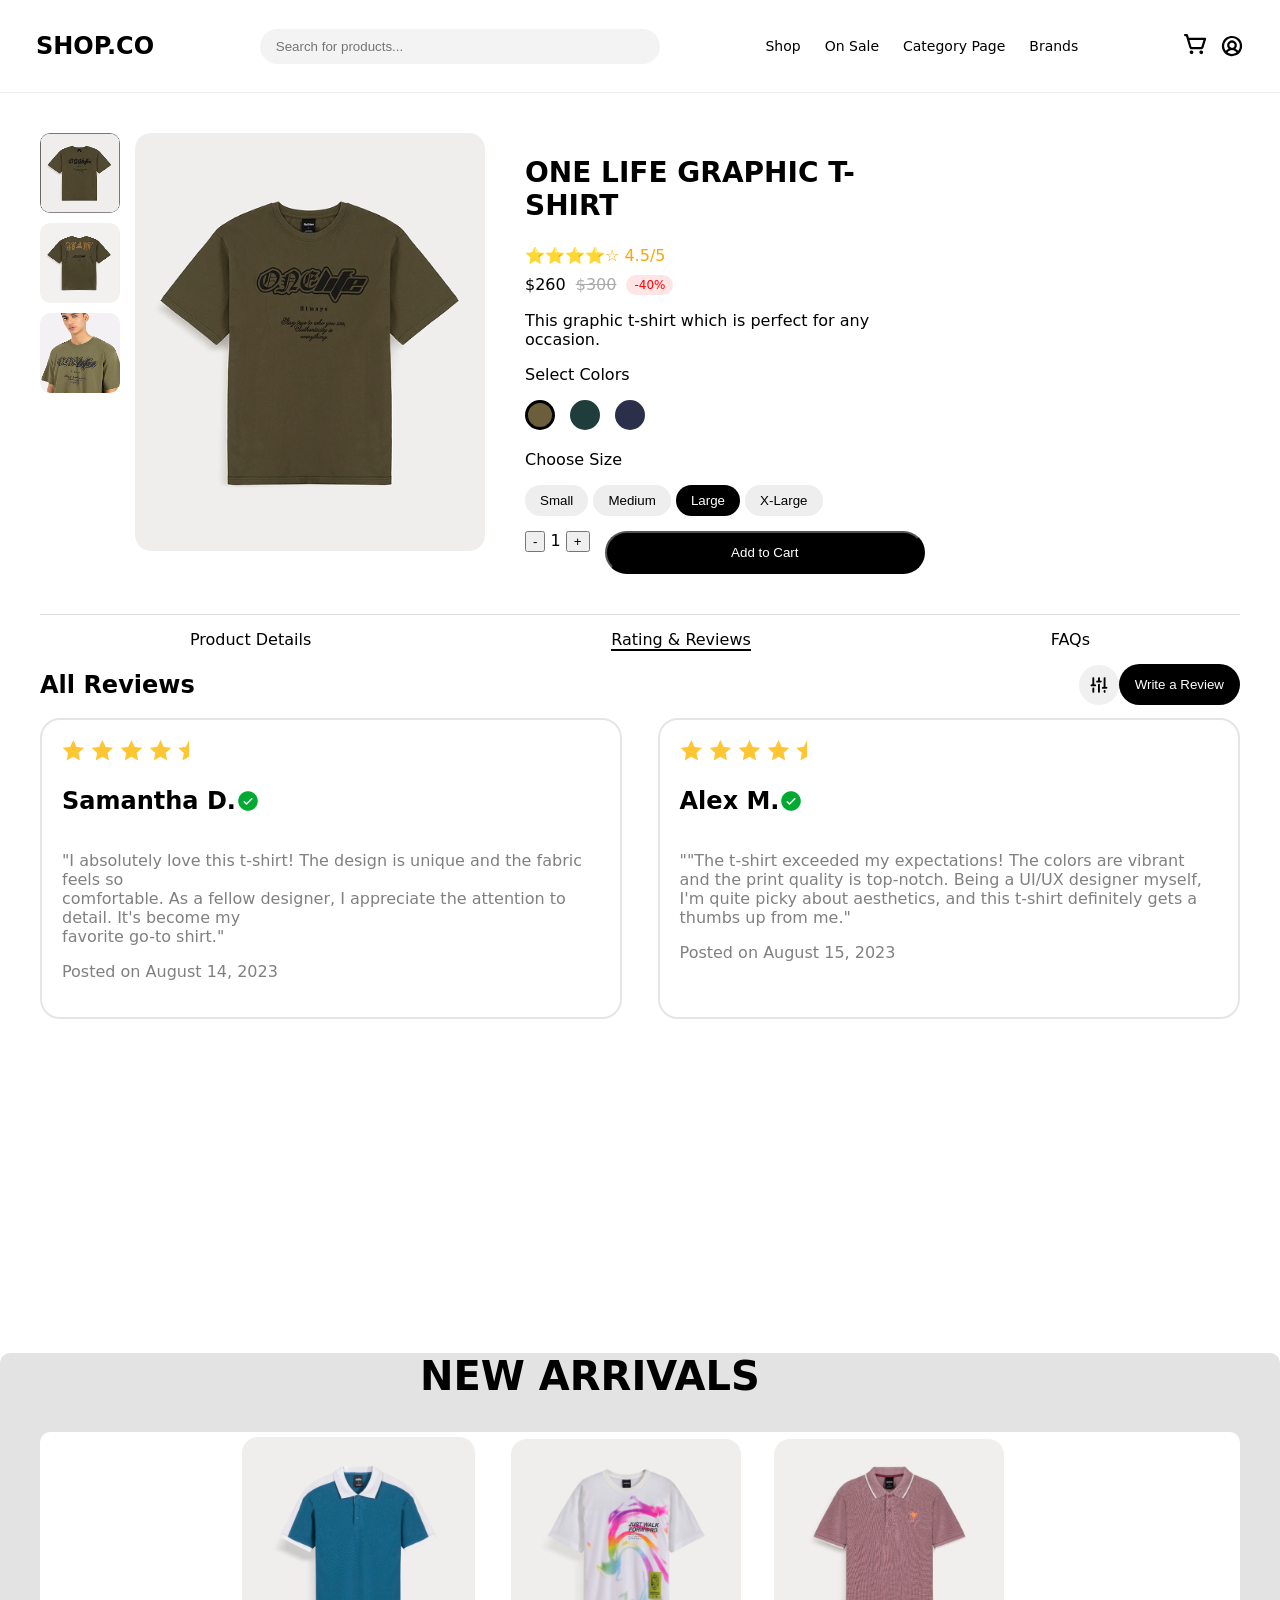
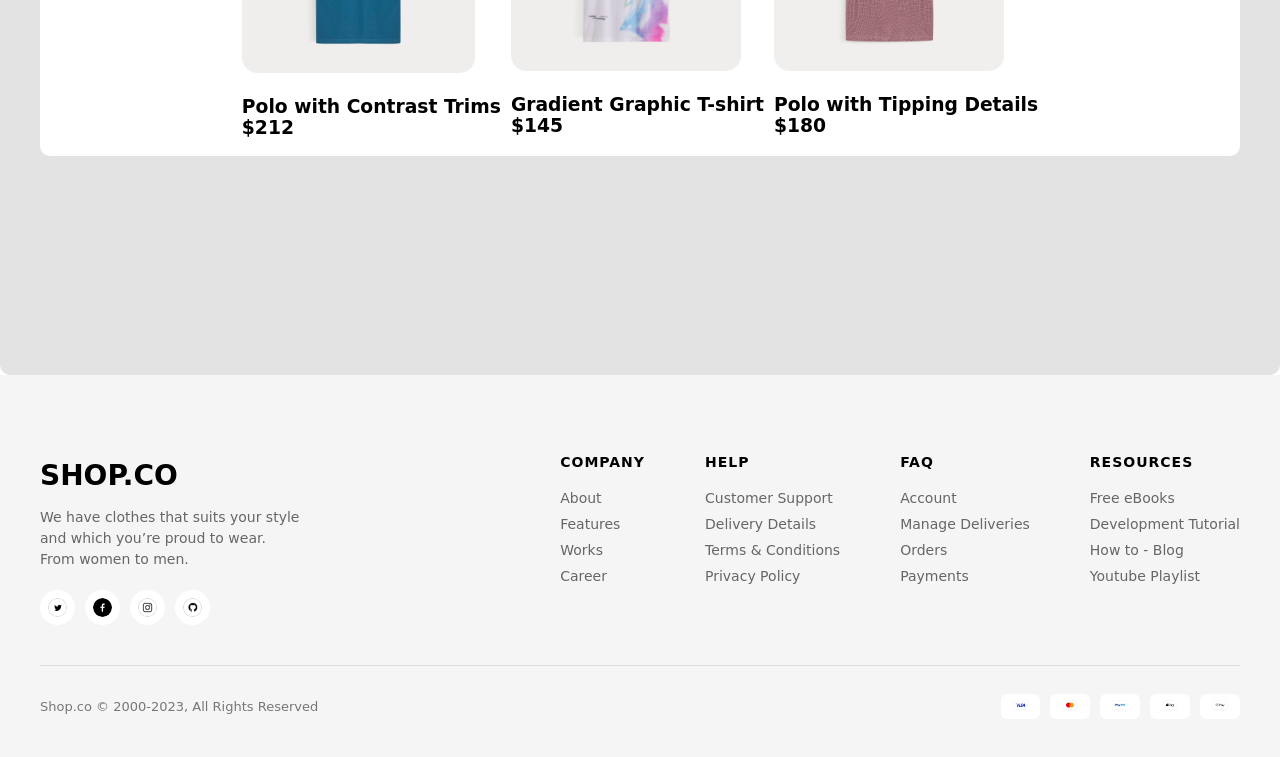
<file: aboutcard.html>
<!DOCTYPE html>
<html lang="en">

<head>
    <meta charset="UTF-8">
    <meta name="viewport" content="width=device-width, initial-scale=1.0">
    <title>SHOP.CO aboutcard</title>
    <link rel="stylesheet" href="./styles/style.css">
</head>

<body>
    <header class="shop-header">
        <div class="shop-overlay" id="overlay"></div>
        <div class="shop-container">
            <div class="shop-left">
                <button class="shop-burger" id="burgerBtn">
                    <span></span>
                    <span></span>
                    <span></span>
                </button>
                <a href="/">
                    <h1 class="shop-logo">SHOP.CO</h1>
                </a>
            </div>
            <div class="shop-search">
                <input type="text" placeholder="Search for products..." />
            </div>
            <nav class="shop-nav" id="navMenu">
                <a href="#">Shop</a>
                <a href="#onsale">On Sale</a>
                <a href="./categorycard.html">Category Page</a>
                <a href="#brands">Brands</a>
            </nav>

            <div class="shop-right">

                <div class="shop-icons">
                    <a href="./cart.html"> <img src="./assets/imgs/Frame (1).svg" alt=""></a>
                    <img src="./assets/imgs/Frame (2).svg" alt="">
                </div>
            </div>
        </div>
    </header>
    <main>
        <section class="aboutcard">
            <div class="container">
                <div class="aboutcard__wrapper">

                    <div class="aboutcard__gallery">
                        <div class="aboutcard__thumbs">
                            <img src="./assets/imgs/image 2.png" alt="">
                            <img src="./assets/imgs/image 5.png" alt="">
                            <img src="./assets/imgs/image 6.png" alt="">
                        </div>

                        <div class="aboutcard__main">
                            <img src="./assets/imgs/image 1 (1).png" alt="">
                        </div>
                    </div>

                    <div class="aboutcard__info">
                        <h1 class="aboutcard__title">ONE LIFE GRAPHIC T-SHIRT</h1>

                        <div class="aboutcard__rating">
                            ⭐⭐⭐⭐☆ <span>4.5/5</span>
                        </div>

                        <div class="aboutcard__price">
                            <span class="current">$260</span>
                            <span class="old">$300</span>
                            <span class="sale">-40%</span>
                        </div>

                        <p class="aboutcard__desc">
                            This graphic t-shirt which is perfect for any occasion.
                        </p>

                        <div class="aboutcard__colors">
                            <p>Select Colors</p>
                            <div class="aboutcard__color-list">
                                <span class="active"></span>
                                <span></span>
                                <span></span>
                            </div>
                        </div>

                        <div class="aboutcard__sizes">
                            <p>Choose Size</p>
                            <div class="aboutcard__size-list">
                                <button>Small</button>
                                <button>Medium</button>
                                <button class="active">Large</button>
                                <button>X-Large</button>
                            </div>
                        </div>

                        <div class="aboutcard__cart">
                            <div class="aboutcard__count">
                                <button>-</button>
                                <span>1</span>
                                <button>+</button>
                            </div>

                            <button class="aboutcard__btn">Add to Cart</button>
                        </div>
                    </div>

                </div>

                <div class="aboutcard__tabs">
                    <span>Product Details</span>
                    <span class="active">Rating & Reviews</span>
                    <span>FAQs</span>
                </div>

            </div>
        </section>
        <section class="review">
            <div class="container">
                <div class="review__wrapper">
                    <div class="review__info">
                        <h2>All Reviews</h2>
                        <div class="review__img">
                            <img src="./assets/icons/Frame 19.png" alt="">
                            <button class="review__btn">Write a Review</button>
                        </div>
                    </div>
                    <div class="review__bigcard">
                        <div class="review__cards" data-aos="fade-up" data-aos-duration="2000">
                            <div class="review__card">
                                <img class="review__star" src="./assets/icons/4.3.png" alt="">
                                <div class="review__text">
                                    <h2>Samantha D.</h2>
                                    <img src="./assets/icons/Frame (20).png" alt="">
                                </div>
                                <p class="review__comments">"I absolutely love this t-shirt! The design is unique and
                                    the
                                    fabric feels so <br>
                                    comfortable. As a fellow designer, I appreciate the attention to detail. It's become
                                    my <br>
                                    favorite go-to shirt."</p>

                                <p class="review__comments">Posted on August 14, 2023</p>
                            </div>

                        </div>
                        <div class="review__nuqta">.</div>
                        <div class="review__cards" data-aos="fade-up" data-aos-duration="2000">
                            <div class="review__card">
                                <img class="review__star" src="./assets/icons/4.3.png" alt="">
                                <div class="review__text">
                                    <h2>Alex M.</h2>
                                    <img src="./assets/icons/Frame (20).png" alt="">
                                </div>
                                <p class="review__comments">""The t-shirt exceeded my expectations! The colors are
                                    vibrant and the print quality is top-notch. Being a UI/UX designer myself, I'm quite
                                    picky about aesthetics, and this t-shirt definitely gets a thumbs up from me."
                                </p>

                                <p class="review__comments">Posted on August 15, 2023</p>
                            </div>

                        </div>
                    </div>
                    <div class="review__bigcards">
                        <div class="review__nuqta">.</div>
                        <div class="review__cards" data-aos="fade-up" data-aos-duration="2000">
                            <div class="review__card">
                                <img class="review__star" src="./assets/icons/4.3.png" alt="">
                                <div class="review__text">
                                    <h2>Ethan R.</h2>
                                    <img src="./assets/icons/Frame (20).png" alt="">
                                </div>
                                <p class="review__comments">"This t-shirt is a must-have for anyone who appreciates good
                                    design. The minimalistic yet stylish pattern caught my eye, and the fit is perfect.
                                    I can see the designer's touch in every aspect of this shirt."
                                </p>

                                <p class="review__comments">Posted on August 16, 2023</p>
                            </div>

                        </div>
                        <div class="review__nuqta">.</div>
                        <div class="review__cards" data-aos="fade-up" data-aos-duration="2000">
                            <div class="review__card">
                                <img class="review__star" src="./assets/icons/4.3.png" alt="">
                                <div class="review__text">
                                    <h2>Olivia P.</h2>
                                    <img src="./assets/icons/Frame (20).png" alt="">
                                </div>
                                <p class="review__comments">"As a UI/UX enthusiast, I value simplicity and
                                    functionality. This t-shirt not only represents those principles but also feels
                                    great to wear. It's evident that the designer poured their creativity into making
                                    this t-shirt stand out."
                                </p>

                                <p class="review__comments">Posted on August 17, 2023</p>
                            </div>

                        </div>
                    </div>
                    <div class="review__nuqta">.</div>
                </div>
            </div>
        </section>
        <section class="clothes">
            <div class="container">
                <div class="clothes__wrapper">
                    <h1 class="clothes__info">NEW ARRIVALS</h1>
                    <div class="clothes__cards">
                        <div class="clothes__card">
                            <img width="170" src="./assets/icons/kok kiym.png" alt="">
                            <img width="170" src="./assets/icons/Frame 33 (2).png" alt="">
                            <img width="170" src="./assets/icons/pushti kiym.png" alt="">
                            <img width="170" src="./assets/icons/Frame 38 (2).png" alt="">
                        </div>
                    </div>
                    <button class="clothes__ViewAll">View All</button>
                    <div class="clothes__table">
                        <div class="clothes__tabletext">
                            <img width="233" src="./assets/icons/kok kiym.png" alt="">
                            <h3 class="clothes__h3">Polo with Contrast Trims<br> $212</h3>
                        </div>
                        <div class="clothes__tabletext">
                            <img width="230" src="./assets/icons/Frame 33 (2).png" alt="">
                            <h3 class="clothes__h3">Gradient Graphic T-shirt <br> $145</h3>
                        </div>
                        <div class="clothes__tabletext">
                            <img width="230" src="./assets/icons/pushti kiym.png" alt="">
                            <h3 class="clothes__h3">Polo with Tipping Details <br> $180</h3>
                        </div>
                        <!-- <div class="clothes__tabletext">
                            <img width="230" src="./assets/icons/Frame 38 (2).png" alt="">
                            <h3 class="clothes__h3">Black Striped T-shirt <br> $120</h3>
                        </div> -->
                    </div>
                    <hr class="clothes__hr">
                    <hr class="clothes__hr">

                    <div class="clothes__desktob">
                        <div class="clothes__">
                            <img width="233" src="./assets/icons/kok kiym.png" alt="" data-aos="flip-up"
                                data-aos-duration="2000">
                            <h3 class="clothes__h3">Polo with Contrast Trims</h3>
                            <img src="./assets/imgs/Frame 59.png" alt="">
                            <div class="clothes__price">
                                <p><b>$240</b></p>
                                <del class="clothes__del"><b>$260</b></del>
                                <p class="clothes__discount">-20%</p>
                            </div>
                        </div>
                        <div class="clothes__">
                            <img width="230" src="./assets/icons/Frame 33 (2).png" alt="" data-aos="flip-up"
                                data-aos-duration="1800">
                            <h3 class="clothes__h3">Gradient Graphic T-shirt </h3>
                            <img src="./assets/imgs/Frame 35 (2).png" alt="">
                            <p><b>$145</b></p>
                        </div>
                        <div class="clothes__">
                            <img width="230" src="./assets/icons/pushti kiym.png" alt="" data-aos="flip-up"
                                data-aos-duration="2000">
                            <h3 class="clothes__h3">Polo with Tipping Details</h3>
                            <img src="./assets/imgs/Frame 35 (2).png" alt="">
                            <div class="clothes__price">
                                <p><b>$180</b></p>
                                <del class="clothes__del"><b>$200</b></del>
                            </div>
                        </div>
                        <div class="clothes__">
                            <img width="230" src="./assets/icons/Frame 38 (2).png" alt="" data-aos="flip-up"
                                data-aos-duration="1800">
                            <h3 class="clothes__h3"> SLEEVE STRIPED T-SHIRT</h3>
                            <img src="./assets/imgs/Frame 35 (2).png" alt="">
                            <div class="clothes__price">
                                <p><b>$120</b></p>
                                <del class="clothes__del"><b>$150</b></del>
                                <p class="clothes__discount">-20%</p>
                            </div>
                        </div>
                    </div>
                    <button class="clothes__btn">View All</button>
                    <hr class="clothes__hr">
                    <section class="subscribe" data-aos="flip-left" data-aos-duration="2000">
                        <div class="container">
                            <div class="subscribe__wrapper">

                                <div class="subscribe__left">
                                    <h2>STAY UPTO DATE ABOUT<br>OUR LATEST OFFERS</h2>
                                </div>
                                <div class="subscribe__right">
                                    <input type="password" name="text" class="input"
                                        placeholder="Enter your email address">
                                    <button class="button">
                                        Subscribe to Newsletter
                                    </button>
                                </div>

                            </div>
                        </div>
                    </section>

                </div>
            </div>
        </section>
    </main>
    <footer class="footer">
        <div class="container">
            <div class="footer__wrapper">

                <div class="footer__left">
                    <h2 class="footer__logo">SHOP.CO</h2>
                    <p class="footer__desc">
                        We have clothes that suits your style and which you’re proud to wear.
                        From women to men.
                    </p>

                    <div class="footer__socials">
                        <img src="./assets/icons/1 (1).png" alt="twitter">
                        <img src="./assets/icons/2.png" alt="facebook">
                        <img src="./assets/icons/3.png" alt="instagram">
                        <img src="./assets/icons/4.png" alt="github">
                    </div>
                </div>

                <div class="footer__links">

                    <div class="footer__col">
                        <h4>COMPANY</h4>
                        <a href="#">About</a>
                        <a href="#">Features</a>
                        <a href="#">Works</a>
                        <a href="#">Career</a>
                    </div>

                    <div class="footer__col">
                        <h4>HELP</h4>
                        <a href="#">Customer Support</a>
                        <a href="#">Delivery Details</a>
                        <a href="#">Terms & Conditions</a>
                        <a href="#">Privacy Policy</a>
                    </div>

                    <div class="footer__col">
                        <h4>FAQ</h4>
                        <a href="#">Account</a>
                        <a href="#">Manage Deliveries</a>
                        <a href="#">Orders</a>
                        <a href="#">Payments</a>
                    </div>

                    <div class="footer__col">
                        <h4>RESOURCES</h4>
                        <a href="#">Free eBooks</a>
                        <a href="#">Development Tutorial</a>
                        <a href="#">How to - Blog</a>
                        <a href="#">Youtube Playlist</a>
                    </div>

                </div>
            </div>

            <div class="footer__bottom">
                <p>Shop.co © 2000-2023, All Rights Reserved</p>

                <div class="footer__payments">
                    <img src="./assets/icons/Badge.png" alt="visa">
                    <img src="./assets/icons/Badge (1).png" alt="mastercard">
                    <img src="./assets/icons/Badge (2).png" alt="paypal">
                    <img src="./assets/icons/Badge (3).png" alt="applepay">
                    <img src="./assets/icons/Badge (4).png" alt="gpay">
                </div>
            </div>
        </div>
    </footer>
    <script>
        const burger = document.getElementById("burgerBtn");
        const nav = document.getElementById("navMenu");
        const overlay = document.getElementById("overlay");

        burger.addEventListener("click", () => {
            burger.classList.toggle("active");
            nav.classList.toggle("active");
            overlay.classList.toggle("active");
        });

        overlay.addEventListener("click", () => {
            burger.classList.remove("active");
            nav.classList.remove("active");
            overlay.classList.remove("active");
        });
    </script>
    <script src="https://unpkg.com/aos@2.3.1/dist/aos.js"></script>
    <script>
        AOS.init();
    </script>
    <link href="https://unpkg.com/aos@2.3.1/dist/aos.css" rel="stylesheet">
</body>

</html>
</file>
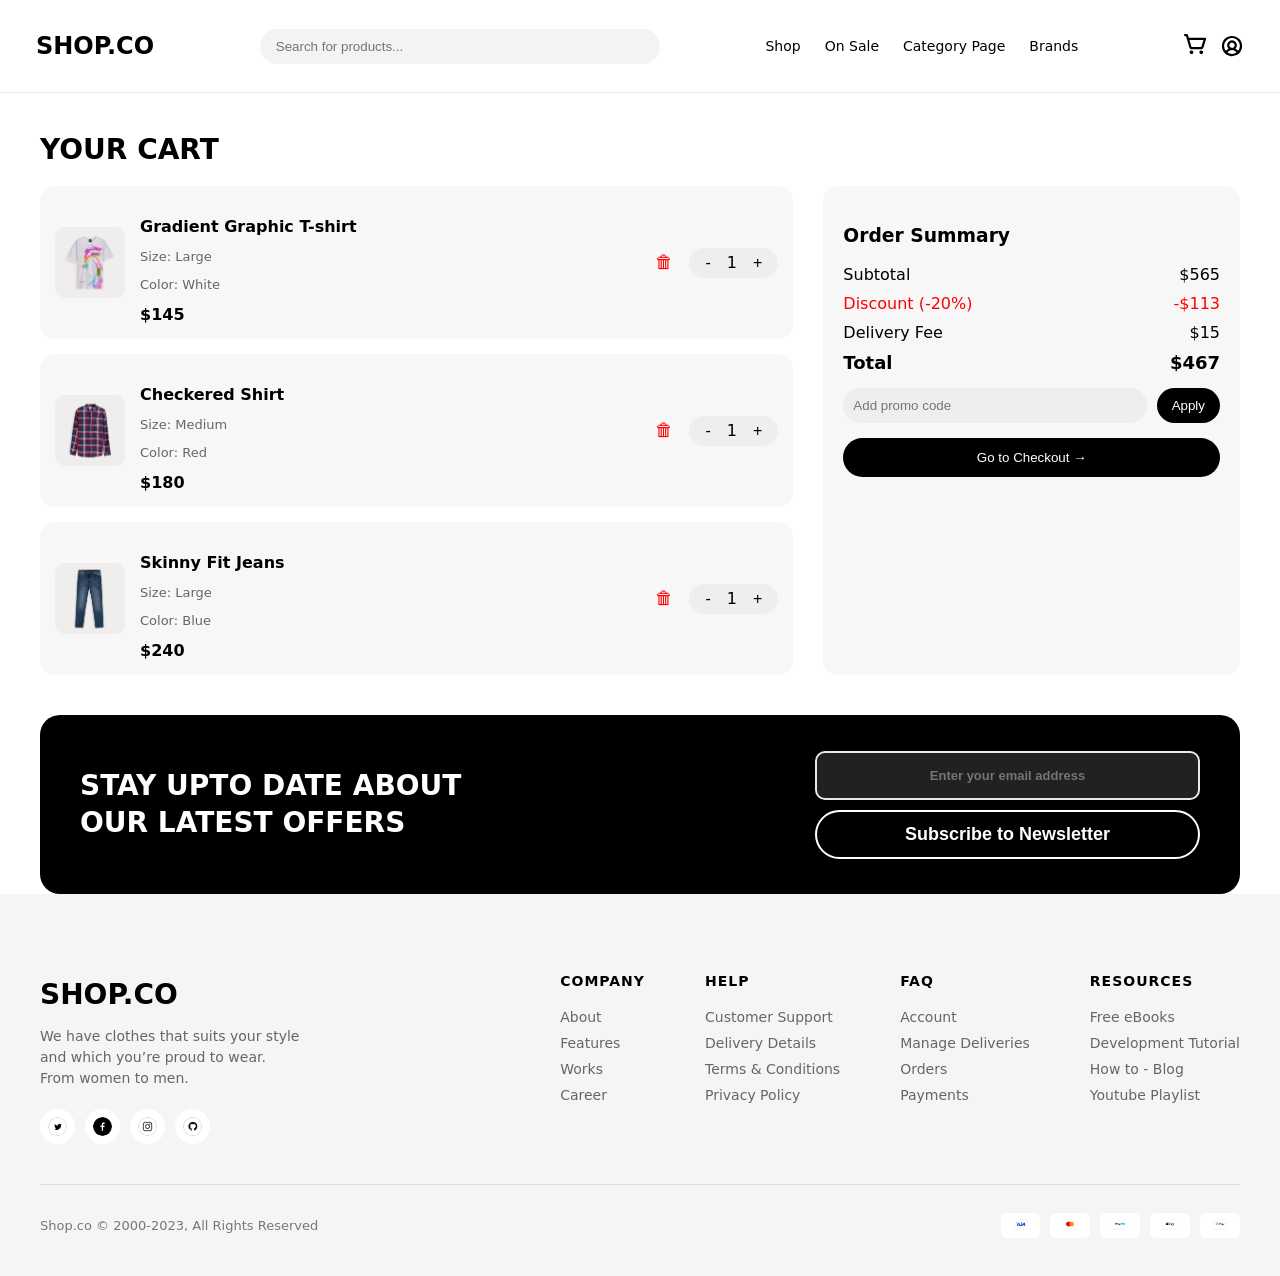
<file: cart.html>
<!DOCTYPE html>
<html lang="en">

<head>
    <meta charset="UTF-8">
    <meta name="viewport" content="width=device-width, initial-scale=1.0">
    <title>cart</title>
    <link rel="stylesheet" href="./styles/style.css">
</head>

<body>
    <header class="shop-header">
        <div class="shop-overlay" id="overlay"></div>
        <div class="shop-container">
            <div class="shop-left">
                <button class="shop-burger" id="burgerBtn">
                    <span></span>
                    <span></span>
                    <span></span>
                </button>
                <a href="/">
                    <h1 class="shop-logo">SHOP.CO</h1>
                </a>
            </div>
            <div class="shop-search">
                <input type="text" placeholder="Search for products..." />
            </div>
            <nav class="shop-nav" id="navMenu">
                <a href="#">Shop</a>
                <a href="#">On Sale</a>
                <a href="./categorycard.html">Category Page</a>
                <a href="#">Brands</a>
            </nav>

            <div class="shop-right">

                <div class="shop-icons">
                    <a href="./cart.html"> <img src="./assets/imgs/Frame (1).svg" alt=""></a>
                    <img src="./assets/imgs/Frame (2).svg" alt="">
                </div>
            </div>
        </div>
    </header>
    <main>
        <section class="cart">
            <div class="container">
                <h1 class="cart__title">YOUR CART</h1>

                <div class="cart__wrapper">

                    <div class="cart__items">

                        <div class="cart__item">
                            <img src="./assets/icons/Frame 33 (2).png" alt="">

                            <div class="cart__info">
                                <h3>Gradient Graphic T-shirt</h3>
                                <p>Size: Large</p>
                                <p>Color: White</p>
                                <span>$145</span>
                            </div>

                            <div class="cart__actions">
                                <button class="delete">🗑</button>

                                <div class="cart__count">
                                    <button>-</button>
                                    <span>1</span>
                                    <button>+</button>
                                </div>
                            </div>
                        </div>

                        <div class="cart__item">
                            <img src="./assets/imgs/Frame 34.png" alt="">
                            <div class="cart__info">
                                <h3>Checkered Shirt</h3>
                                <p>Size: Medium</p>
                                <p>Color: Red</p>
                                <span>$180</span>
                            </div>

                            <div class="cart__actions">
                                <button class="delete">🗑</button>
                                <div class="cart__count">
                                    <button>-</button>
                                    <span>1</span>
                                    <button>+</button>
                                </div>
                            </div>
                        </div>

                        <div class="cart__item">
                            <img src="./assets/imgs/Frame 33 (1).png" alt="">
                            <div class="cart__info">
                                <h3>Skinny Fit Jeans</h3>
                                <p>Size: Large</p>
                                <p>Color: Blue</p>
                                <span>$240</span>
                            </div>

                            <div class="cart__actions">
                                <button class="delete">🗑</button>
                                <div class="cart__count">
                                    <button>-</button>
                                    <span>1</span>
                                    <button>+</button>
                                </div>
                            </div>
                        </div>

                    </div>

                    <div class="cart__summary">

                        <h3>Order Summary</h3>

                        <div class="cart__row">
                            <span>Subtotal</span>
                            <span>$565</span>
                        </div>

                        <div class="cart__row discount">
                            <span>Discount (-20%)</span>
                            <span>-$113</span>
                        </div>

                        <div class="cart__row">
                            <span>Delivery Fee</span>
                            <span>$15</span>
                        </div>

                        <div class="cart__row total">
                            <span>Total</span>
                            <span>$467</span>
                        </div>

                        <div class="cart__promo">
                            <input type="text" placeholder="Add promo code">
                            <button>Apply</button>
                        </div>

                        <button class="cart__checkout">
                            Go to Checkout →
                        </button>

                    </div>

                </div>
            </div>
        </section>
    </main>
    <section class="subscribe" data-aos="flip-left" data-aos-duration="2000">
        <div class="container">
            <div class="subscribe__wrapper">

                <div class="subscribe__left">
                    <h2>STAY UPTO DATE ABOUT<br>OUR LATEST OFFERS</h2>
                </div>
                <div class="subscribe__right">
                    <input type="password" name="text" class="input" placeholder="Enter your email address">
                    <button class="button">
                        Subscribe to Newsletter
                    </button>
                </div>

            </div>
        </div>
    </section>
    </main>
    <footer class="footer">
        <div class="container">
            <div class="footer__wrapper">

                <div class="footer__left">
                    <h2 class="footer__logo">SHOP.CO</h2>
                    <p class="footer__desc">
                        We have clothes that suits your style and which you’re proud to wear.
                        From women to men.
                    </p>

                    <div class="footer__socials">
                        <img src="./assets/icons/1 (1).png" alt="twitter">
                        <img src="./assets/icons/2.png" alt="facebook">
                        <img src="./assets/icons/3.png" alt="instagram">
                        <img src="./assets/icons/4.png" alt="github">
                    </div>
                </div>

                <div class="footer__links">

                    <div class="footer__col">
                        <h4>COMPANY</h4>
                        <a href="#">About</a>
                        <a href="#">Features</a>
                        <a href="#">Works</a>
                        <a href="#">Career</a>
                    </div>

                    <div class="footer__col">
                        <h4>HELP</h4>
                        <a href="#">Customer Support</a>
                        <a href="#">Delivery Details</a>
                        <a href="#">Terms & Conditions</a>
                        <a href="#">Privacy Policy</a>
                    </div>

                    <div class="footer__col">
                        <h4>FAQ</h4>
                        <a href="#">Account</a>
                        <a href="#">Manage Deliveries</a>
                        <a href="#">Orders</a>
                        <a href="#">Payments</a>
                    </div>

                    <div class="footer__col">
                        <h4>RESOURCES</h4>
                        <a href="#">Free eBooks</a>
                        <a href="#">Development Tutorial</a>
                        <a href="#">How to - Blog</a>
                        <a href="#">Youtube Playlist</a>
                    </div>

                </div>
            </div>

            <div class="footer__bottom">
                <p>Shop.co © 2000-2023, All Rights Reserved</p>

                <div class="footer__payments">
                    <img src="./assets/icons/Badge.png" alt="visa">
                    <img src="./assets/icons/Badge (1).png" alt="mastercard">
                    <img src="./assets/icons/Badge (2).png" alt="paypal">
                    <img src="./assets/icons/Badge (3).png" alt="applepay">
                    <img src="./assets/icons/Badge (4).png" alt="gpay">
                </div>
            </div>
        </div>
    </footer>
    <script>
        const burger = document.getElementById("burgerBtn");
        const nav = document.getElementById("navMenu");
        const overlay = document.getElementById("overlay");

        burger.addEventListener("click", () => {
            burger.classList.toggle("active");
            nav.classList.toggle("active");
            overlay.classList.toggle("active");
        });

        overlay.addEventListener("click", () => {
            burger.classList.remove("active");
            nav.classList.remove("active");
            overlay.classList.remove("active");
        });
    </script>
    <script src="https://unpkg.com/aos@2.3.1/dist/aos.js"></script>
    <script>
        AOS.init();
    </script>
    <link href="https://unpkg.com/aos@2.3.1/dist/aos.css" rel="stylesheet">
</body>

</html>
</file>
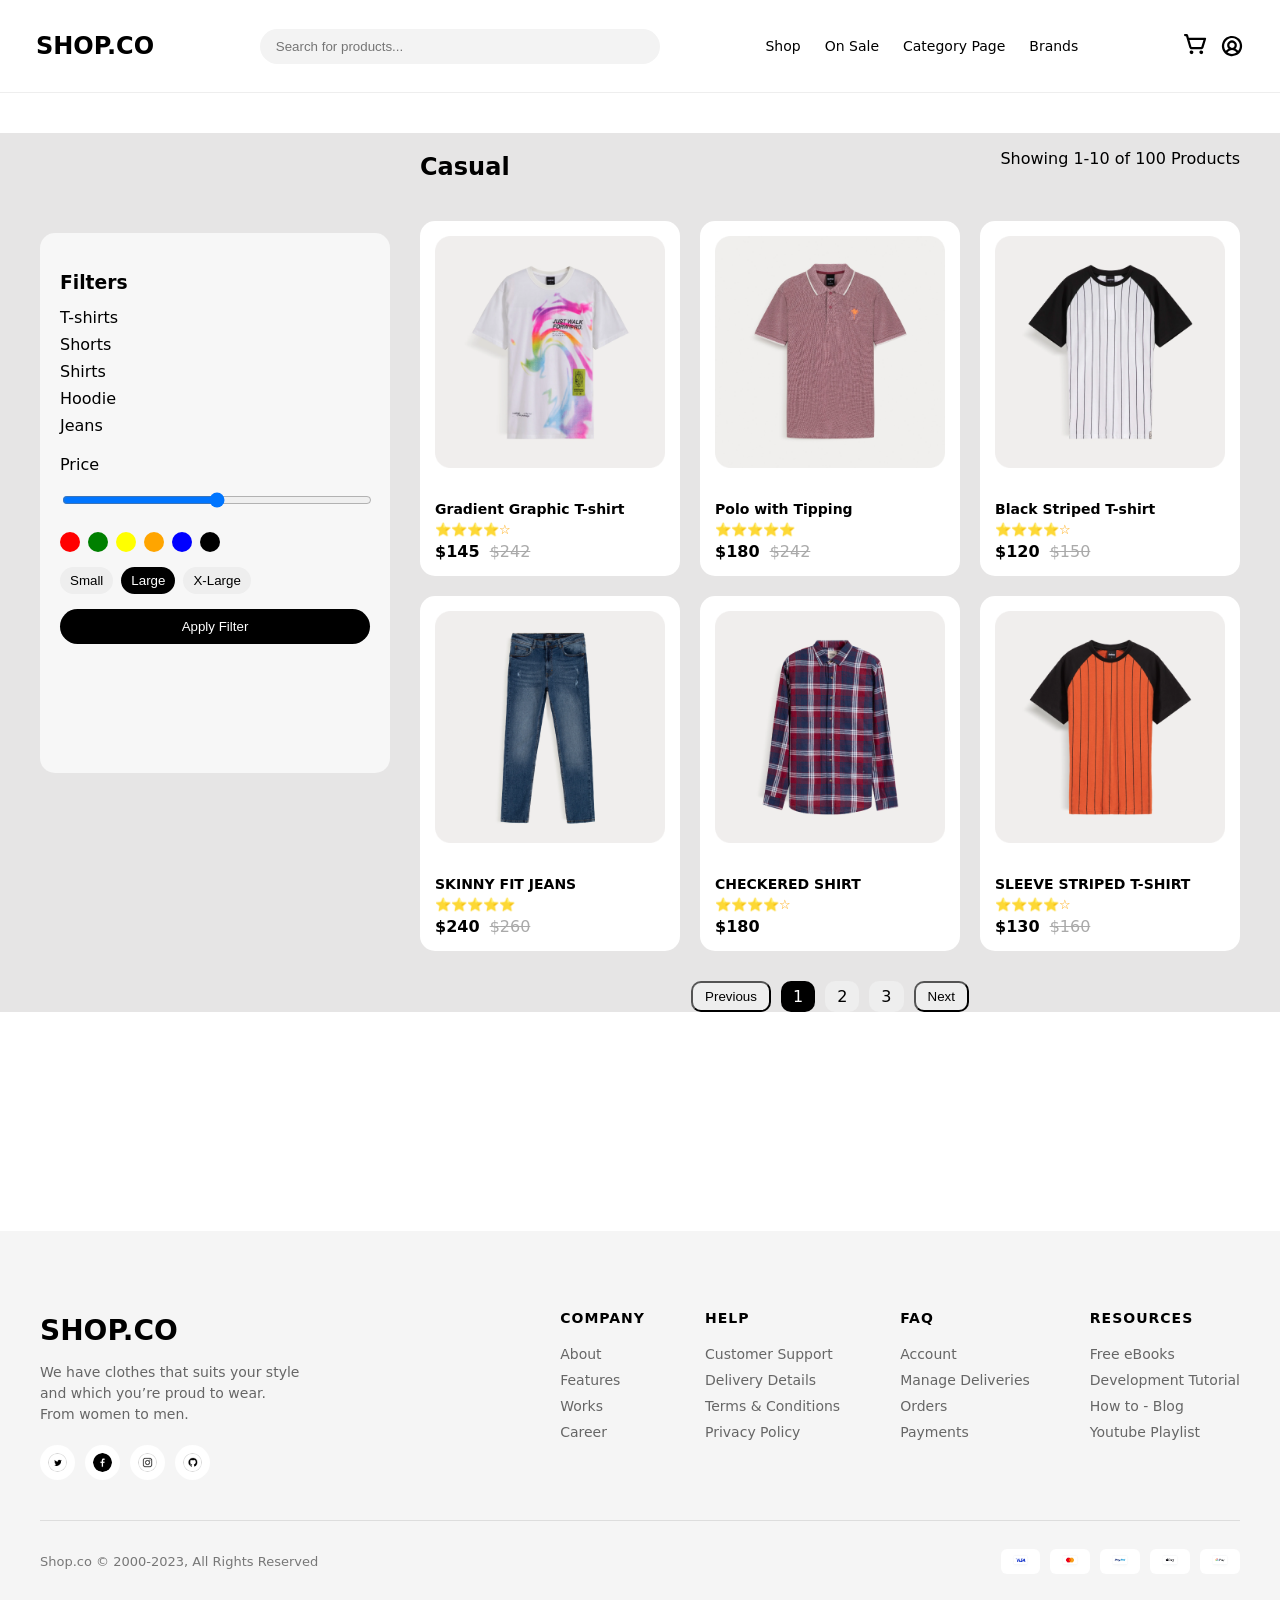
<file: categorycard.html>
<!DOCTYPE html>
<html lang="en">

<head>
    <meta charset="UTF-8">
    <meta name="viewport" content="width=device-width, initial-scale=1.0">
    <title>Category Page</title>
    <link rel="stylesheet" href="./styles/style.css">
</head>

<body>
    <header class="shop-header">
        <div class="shop-overlay" id="overlay"></div>
        <div class="shop-container">
            <div class="shop-left">
                <button class="shop-burger" id="burgerBtn">
                    <span></span>
                    <span></span>
                    <span></span>
                </button>
                <a href="/">
                    <h1 class="shop-logo">SHOP.CO</h1>
                </a>
            </div>
            <div class="shop-search">
                <input type="text" placeholder="Search for products..." />
            </div>
            <nav class="shop-nav" id="navMenu">
                <a href="#">Shop</a>
                <a href="#onsale">On Sale</a>
                <a href="./categorycard.html">Category Page</a>
                <a href="#brands">Brands</a>
            </nav>

            <div class="shop-right">

                <div class="shop-icons">
                    <a href="./cart.html"> <img src="./assets/imgs/Frame (1).svg" alt=""></a>
                    <img src="./assets/imgs/Frame (2).svg" alt="">
                </div>
            </div>
        </div>
    </header>
    <main>
        <section class="shop" id="onsale">
            <div class="container">
                <div class="shop__wrapper">

                    <aside class="shop__sidebar">
                        <h3>Filters</h3>

                        <div class="shop__filter">
                            <p>T-shirts</p>
                            <p>Shorts</p>
                            <p>Shirts</p>
                            <p>Hoodie</p>
                            <p>Jeans</p>
                        </div>

                        <div class="shop__price">
                            <p>Price</p>
                            <input type="range">
                        </div>

                        <div class="shop__colors">
                            <span></span><span></span><span></span>
                            <span></span><span></span><span></span>
                        </div>

                        <div class="shop__sizes">
                            <button>Small</button>
                            <button class="active">Large</button>
                            <button>X-Large</button>
                        </div>

                        <button class="shop__apply">Apply Filter</button>
                    </aside>

                    <div class="shop__content">

                        <div class="shop__top">
                            <h2>Casual</h2>
                            <p>Showing 1-10 of 100 Products</p>
                        </div>

                        <div class="shop__grid">

                            <div class="shop__card">
                                <img src="./assets/icons/Frame 33 (2).png" alt="">
                                <h4>Gradient Graphic T-shirt</h4>
                                <div class="stars">⭐⭐⭐⭐☆</div>
                                <div class="price">
                                    <span>$145</span>
                                    <del>$242</del>
                                </div>
                            </div>

                            <div class="shop__card">
                                <img src="./assets/icons/pushti kiym.png" alt="">
                                <h4>Polo with Tipping</h4>
                                <div class="stars">⭐⭐⭐⭐⭐</div>
                                <div class="price">
                                    <span>$180</span>
                                    <del>$242</del>
                                </div>
                            </div>

                            <div class="shop__card">
                                <img src="./assets/icons/Frame 38 (2).png" alt="">
                                <h4>Black Striped T-shirt</h4>
                                <div class="stars">⭐⭐⭐⭐☆</div>
                                <div class="price">
                                    <span>$120</span>
                                    <del>$150</del>
                                </div>
                            </div>
                            <div class="shop__card">
                                <img src="./assets/imgs/Frame 33 (1).png" alt="">
                                <h4>SKINNY FIT JEANS</h4>
                                <div class="stars">⭐⭐⭐⭐⭐</div>
                                <div class="price">
                                    <span>$240</span>
                                    <del>$260</del>
                                </div>
                            </div>

                            <div class="shop__card">
                                <img src="./assets/imgs/Frame 34.png" alt="">
                                <h4>CHECKERED SHIRT</h4>
                                <div class="stars">⭐⭐⭐⭐☆</div>
                                <div class="price">
                                    <span>$180</span>
                                </div>
                            </div>
                            <div class="shop__card">
                                <img src="./assets/imgs/Frame 38.png" alt="">
                                <h4>SLEEVE STRIPED T-SHIRT</h4>
                                <div class="stars">⭐⭐⭐⭐☆</div>
                                <div class="price">
                                    <span>$130</span>
                                    <del>$160</del>
                                </div>
                            </div>


                        </div>

                        <div class="shop__pagination">
                            <button>Previous</button>
                            <span class="active">1</span>
                            <span>2</span>
                            <span>3</span>
                            <button>Next</button>
                        </div>

                    </div>

                </div>
            </div>
        </section>
        <section class="subscribe" id="subscribe" data-aos="flip-left" data-aos-duration="2000">
            <div class="container">
                <div class="subscribe__wrapper">

                    <div class="subscribe__left">
                        <h2>STAY UPTO DATE ABOUT<br>OUR LATEST OFFERS</h2>
                    </div>
                    <div class="subscribe__right">
                        <input type="password" name="text" class="input" placeholder="Enter your email address">
                        <button class="button">
                            Subscribe to Newsletter
                        </button>
                    </div>

                </div>
            </div>
        </section>
    </main>
    <footer class="footer">
        <div class="container">
            <div class="footer__wrapper">

                <div class="footer__left">
                    <h2 class="footer__logo">SHOP.CO</h2>
                    <p class="footer__desc">
                        We have clothes that suits your style and which you’re proud to wear.
                        From women to men.
                    </p>

                    <div class="footer__socials">
                        <img src="./assets/icons/1 (1).png" alt="twitter">
                        <img src="./assets/icons/2.png" alt="facebook">
                        <img src="./assets/icons/3.png" alt="instagram">
                        <img src="./assets/icons/4.png" alt="github">
                    </div>
                </div>

                <div class="footer__links">

                    <div class="footer__col">
                        <h4>COMPANY</h4>
                        <a href="#">About</a>
                        <a href="#">Features</a>
                        <a href="#">Works</a>
                        <a href="#">Career</a>
                    </div>

                    <div class="footer__col">
                        <h4>HELP</h4>
                        <a href="#">Customer Support</a>
                        <a href="#">Delivery Details</a>
                        <a href="#">Terms & Conditions</a>
                        <a href="#">Privacy Policy</a>
                    </div>

                    <div class="footer__col">
                        <h4>FAQ</h4>
                        <a href="#">Account</a>
                        <a href="#">Manage Deliveries</a>
                        <a href="#">Orders</a>
                        <a href="#">Payments</a>
                    </div>

                    <div class="footer__col">
                        <h4>RESOURCES</h4>
                        <a href="#">Free eBooks</a>
                        <a href="#">Development Tutorial</a>
                        <a href="#">How to - Blog</a>
                        <a href="#">Youtube Playlist</a>
                    </div>

                </div>
            </div>

            <div class="footer__bottom">
                <p>Shop.co © 2000-2023, All Rights Reserved</p>

                <div class="footer__payments">
                    <img src="./assets/icons/Badge.png" alt="visa">
                    <img src="./assets/icons/Badge (1).png" alt="mastercard">
                    <img src="./assets/icons/Badge (2).png" alt="paypal">
                    <img src="./assets/icons/Badge (3).png" alt="applepay">
                    <img src="./assets/icons/Badge (4).png" alt="gpay">
                </div>
            </div>
        </div>
    </footer>
    <script>
        const burger = document.getElementById("burgerBtn");
        const nav = document.getElementById("navMenu");
        const overlay = document.getElementById("overlay");

        burger.addEventListener("click", () => {
            burger.classList.toggle("active");
            nav.classList.toggle("active");
            overlay.classList.toggle("active");
        });

        overlay.addEventListener("click", () => {
            burger.classList.remove("active");
            nav.classList.remove("active");
            overlay.classList.remove("active");
        });
    </script>
    <script src="https://unpkg.com/aos@2.3.1/dist/aos.js"></script>
    <script>
        AOS.init();
    </script>
    <link href="https://unpkg.com/aos@2.3.1/dist/aos.css" rel="stylesheet">
</body>

</html>
</file>
<file: styles/style.css>
.container {
  max-width: 1240px;
  margin: 0 auto;
  padding: 0 20px;
  width: 100%;
}

.shop-header {
  width: 100%;
  border-bottom: 1px solid #eee;
  background: #fff;
}
.shop-header .shop-container {
  max-width: 1240px;
  margin: 0 auto;
  padding: 16px;
  display: flex;
  align-items: center;
  justify-content: space-between;
}
.shop-header .shop-left {
  display: flex;
  align-items: center;
  gap: 16px;
}
.shop-header .shop-logo {
  font-size: 24px;
  font-weight: 800;
}
.shop-header .shop-nav {
  display: flex;
  gap: 24px;
}
.shop-header .shop-nav a {
  text-decoration: none;
  color: #000;
  font-size: 14px;
}
.shop-header .shop-search input {
  width: 400px;
  padding: 10px 16px;
  border-radius: 25px;
  border: none;
  background: #f3f3f3;
  outline: none;
}
.shop-header .shop-right {
  display: flex;
  align-items: center;
  gap: 20px;
}
.shop-header .shop-icons {
  display: flex;
  gap: 12px;
  font-size: 18px;
  cursor: pointer;
}
.shop-header .shop-burger {
  display: none;
  flex-direction: column;
  gap: 4px;
  background: none;
  border: none;
  cursor: pointer;
}
.shop-header .shop-burger span {
  width: 22px;
  height: 2px;
  background: #000;
  transition: 0.3s;
}
.shop-header .shop-burger.active span:nth-child(1) {
  transform: rotate(45deg) translate(5px, 5px);
}
.shop-header .shop-burger.active span:nth-child(2) {
  opacity: 0;
}
.shop-header .shop-burger.active span:nth-child(3) {
  transform: rotate(-45deg) translate(5px, -5px);
}

.profile i {
  font-size: 40px;
  cursor: pointer;
  transition: 0.3s;
}
.profile i:hover {
  transform: scale(1.15) rotate(8deg);
}

.modal__body {
  display: flex;
  justify-content: center;
  align-items: center;
}

.modal {
  position: fixed;
  inset: 0;
  background: rgba(0, 0, 0, 0.5);
  display: flex;
  justify-content: center;
  align-items: center;
  opacity: 0;
  visibility: hidden;
  transition: 0.4s ease;
  backdrop-filter: blur(5px);
}
.modal.show {
  opacity: 1;
  visibility: visible;
}
.modal.show .modal-content {
  transform: scale(1) translateY(0);
}
.modal .modal-content {
  width: 430px;
  background: #fff;
  padding: 25px;
  border-radius: 25px;
  position: relative;
  transform: scale(0.7) translateY(-80px);
  transition: 0.4s ease;
  box-shadow: 0 15px 40px rgba(0, 0, 0, 0.25);
  animation: glow 3s infinite alternate;
}
.modal .modal-content h2 {
  margin-bottom: 25px;
  font-size: 35px;
  animation: slideTop 0.7s ease;
}
.modal .modal-content input {
  width: 100%;
  height: 60px;
  margin-bottom: 20px;
  padding: 0 20px;
  border: 1px solid #999;
  border-radius: 12px;
  font-size: 20px;
  outline: none;
  transition: 0.3s;
}
.modal .modal-content input:focus {
  border-color: blue;
  box-shadow: 0 0 12px rgba(0, 0, 255, 0.4);
  transform: scale(1.02);
}
.modal .modal-content .bottom {
  display: flex;
  align-items: center;
  justify-content: space-between;
}
.modal .modal-content .bottom button {
  padding: 15px 40px;
  border: none;
  border-radius: 14px;
  background: linear-gradient(45deg, #0047ff, #00a2ff);
  color: #fff;
  font-size: 22px;
  cursor: pointer;
  transition: 0.3s;
  box-shadow: 0 8px 20px rgba(0, 102, 255, 0.4);
}
.modal .modal-content .bottom button:hover {
  transform: translateY(-5px) scale(1.05);
  box-shadow: 0 12px 25px rgba(0, 102, 255, 0.6);
}
.modal .modal-content .bottom button:active {
  transform: scale(0.95);
}
.modal .modal-content .bottom p {
  font-size: 22px;
}
.modal .modal-content .bottom p a {
  text-decoration: none;
  color: blue;
  transition: 0.3s;
}
.modal .modal-content .bottom p a:hover {
  letter-spacing: 1px;
}
.modal .modal-content .close {
  position: absolute;
  top: 15px;
  right: 20px;
  font-size: 35px;
  cursor: pointer;
  transition: 0.3s;
}
.modal .modal-content .close:hover {
  transform: rotate(180deg) scale(1.2);
  color: red;
}

@keyframes glow {
  0% {
    box-shadow: 0 10px 30px rgba(0, 89, 255, 0.15);
  }
  100% {
    box-shadow: 0 15px 40px rgba(0, 89, 255, 0.35);
  }
}
@keyframes slideTop {
  from {
    opacity: 0;
    transform: translateY(-30px);
  }
  to {
    opacity: 1;
    transform: translateY(0);
  }
}
@media (max-width: 500px) {
  .modal .modal-content {
    width: 90%;
    padding: 20px;
  }
  .modal .modal-content h2 {
    font-size: 28px;
  }
  .modal .modal-content .bottom {
    flex-direction: column;
    gap: 15px;
  }
  .modal .modal-content .bottom button {
    width: 100%;
  }
  .modal .modal-content .bottom p {
    font-size: 18px;
    text-align: center;
  }
}
@media (max-width: 1024px) {
  .shop-search input {
    width: 200px;
  }
}
@media (max-width: 768px) {
  .shop-burger {
    display: flex !important;
    z-index: 1001;
  }
  .shop-nav {
    position: fixed;
    top: 0;
    left: 0;
    height: 100vh;
    width: 260px;
    background: #fff;
    flex-direction: column;
    align-items: flex-start;
    padding: 80px 20px;
    gap: 20px;
    transform: translateX(-100%);
    transition: 0.35s ease;
  }
  .shop-nav.active {
    transform: translateX(0);
  }
  .shop-search {
    display: none;
  }
  .shop-overlay {
    position: fixed;
    inset: 0;
    background: rgba(0, 0, 0, 0.3);
    opacity: 0;
    pointer-events: none;
    transition: 0.3s;
  }
  .shop-overlay.active {
    opacity: 1;
    pointer-events: auto;
  }
}
.hero {
  background-color: rgb(242, 240, 241);
  position: relative;
  overflow: hidden;
}
.hero__btn {
  padding: 15px 121px;
  background-color: rgb(0, 0, 0);
  border-radius: 62px;
  border: none;
  color: white;
}
.hero__img {
  display: none;
}
.hero__yulduz {
  display: none;
}
.hero__yulduz-two {
  display: none;
}
.hero__International {
  position: relative;
  bottom: 20px;
}
.hero__shop {
  display: none;
}
.hero__box {
  height: 90px;
  background-color: #d3d3d3;
}
.hero__info {
  text-align: center;
  display: flex;
  align-items: center;
  gap: 10px;
}
.hero__black {
  display: none;
}
.hero__black-two {
  display: none;
}
.hero__HappyCustomers {
  text-align: center;
  align-items: center;
  justify-content: center;
}
.hero__star {
  position: relative;
  bottom: 380px;
  left: 260px;
}
.hero__star-two {
  position: relative;
  bottom: 315px;
  right: 42px;
}
.hero__some {
  display: none;
}
.hero__boy {
  display: none;
}
.hero__yulduz {
  display: none;
}
.hero__yulduz-two {
  display: none;
}

@media (min-width: 768px) {
  .hero {
    background-color: rgb(195, 193, 193);
  }
  .hero__title {
    display: none;
  }
  .hero__black {
    display: none;
  }
  .hero__black-two {
    display: none;
  }
  .hero__shop {
    display: block;
    position: relative;
    bottom: 240px;
    padding: 12px 24px;
    border-radius: 100px;
    border: 2px solid gray;
  }
  .hero__desk {
    display: none;
  }
  .hero__some {
    display: block;
    padding-top: 60px;
  }
  .hero__model {
    display: none;
  }
  .hero__minicard {
    background-color: white;
    border-radius: 20px;
    padding: 15px;
    height: 409px;
    position: relative;
    top: 20px;
  }
  .hero__boy {
    display: block;
    width: 220px;
    bottom: 150px;
    position: relative;
    left: 450px;
    border-radius: 30px;
  }
  .hero__star {
    display: none;
  }
  .hero__star-two {
    display: none;
  }
  .hero__yulduz {
    display: none;
  }
  .hero__yulduz-two {
    display: none;
  }
  .hero__star {
    display: none;
  }
  .hero__star-two {
    display: none;
  }
}
@media (min-width: 1440px) {
  .hero {
    background-color: rgb(242, 240, 241);
  }
  .hero__word {
    display: flex;
    gap: 20px;
    top: 50px;
  }
  .hero__black {
    display: block;
    position: relative;
    bottom: 400px;
    left: 1080px;
  }
  .hero__black-two {
    display: block;
    position: relative;
    bottom: 370px;
    left: 660px;
  }
  .hero__desk {
    position: relative;
    display: block;
  }
  .hero__minicard {
    display: none;
  }
  .hero__HappyCustomers {
    text-align: center;
    align-items: center;
    justify-content: center;
    font-size: 26px;
    font-weight: 700;
  }
  .hero__International {
    position: relative;
    bottom: 20px;
    font-size: 16px;
    font-weight: 700;
    color: rgba(0, 0, 0, 0.6);
  }
  .hero__some {
    display: none;
  }
  .hero__box {
    display: none;
  }
  .hero__model {
    display: none;
  }
  .hero__star {
    display: none;
  }
  .hero__star-two {
    display: none;
  }
  .hero__browse {
    display: block;
  }
  .hero__title {
    display: block;
  }
  .hero__img {
    display: block;
    position: absolute;
    left: 830px;
    bottom: 76px;
  }
}
.brands {
  background-color: #000;
  padding: 40px 0;
  position: relative;
  bottom: 84px;
}
.brands__wrapper {
  display: flex;
  align-items: center;
  justify-content: space-between;
  flex-wrap: wrap;
  gap: 30px;
}
.brands__img {
  height: auto;
  max-width: 150px;
  -o-object-fit: contain;
     object-fit: contain;
  filter: brightness(0) invert(1);
}

@media (max-width: 768px) {
  .brands__wrapper {
    justify-content: center;
    gap: 20px 40px;
  }
  .brands__img {
    max-width: 100px;
  }
}
.clothes__info {
  margin-left: 20px;
  font-size: 40px;
}
.clothes__card {
  display: flex;
  gap: 10px;
}
.clothes__cards {
  display: flex;
  align-items: center;
  overflow-x: auto;
  padding: 16px;
  scroll-behavior: smooth;
}
.clothes__cards::-webkit-scrollbar {
  display: none;
}
.clothes__ViewAll {
  padding: 13px 140px;
  border-radius: 62px;
  border: 1px solid gray;
  background-color: white;
}
.clothes__TOPSELLING {
  margin-left: 30px;
  font-size: 40px;
}
.clothes__topSELLING {
  display: none;
}
.clothes__table {
  display: none;
}
.clothes__table-2 {
  display: none;
}
.clothes__hr {
  display: none;
}
.clothes__desktob {
  display: none;
}
.clothes__btn {
  display: none;
}
.clothes__SELLING {
  display: none;
}

@media (min-width: 768px) {
  .clothes {
    background-color: rgb(227, 227, 227);
    border-radius: 10px;
  }
  .clothes__cards {
    display: none;
  }
  .clothes__SELLING {
    display: none;
  }
  .clothes__ViewAll {
    display: none;
  }
  .clothes__info {
    margin-left: 380px;
    font-size: 40px;
  }
  .clothes__clothes {
    padding-left: 40px;
  }
  .clothes__topSELLING {
    display: block;
    margin-left: 380px;
    font-size: 40px;
  }
  .clothes__table {
    background-color: white;
    border-radius: 10px;
    display: flex;
    align-items: center;
    justify-content: center;
    gap: 10px;
    padding-top: 5px;
  }
  .clothes__table-2 {
    background-color: white;
    border-radius: 10px;
    display: flex;
    align-items: center;
    justify-content: center;
    gap: 10px;
    padding-top: 5px;
  }
  .clothes__hr {
    color: white;
  }
  .clothes__TOPSELLING {
    display: none;
  }
  .clothes__desktob {
    display: none;
  }
  .clothes__btn {
    display: none;
  }
}
@media (min-width: 1440px) {
  .clothes {
    background-color: white;
  }
  .clothes__table {
    display: none;
  }
  .clothes__desktob {
    display: block;
    display: flex;
    align-items: center;
    justify-content: center;
    gap: 20px;
  }
  .clothes__del {
    color: gray;
    text-decoration: line-through;
  }
  .clothes__price {
    display: flex;
  }
  .clothes__hr {
    display: none;
  }
  .clothes__info {
    margin-left: 440px;
    font-size: 40px;
  }
  .clothes__SELLING {
    display: block;
    margin-left: 450px;
    font-size: 40px;
  }
  .clothes__topSELLING {
    display: none;
  }
  .clothes__table-2 {
    display: none;
  }
  .clothes__price {
    display: flex;
    align-items: center;
    gap: 4px;
  }
  .clothes__btn {
    padding: 15px 60px;
    border-radius: 62px;
    background-color: white;
    border: 2px solid rgb(172, 169, 169);
    margin-left: 500px;
    top: 100px;
  }
  .clothes__discount {
    color: rgb(255, 51, 51);
    background-color: rgba(255, 51, 51, 0.1);
    border-radius: 20px;
    padding: 5px;
  }
}
.style {
  background-color: rgb(227, 227, 227);
  padding: 10px;
}
.style__info {
  display: flex;
  align-items: center;
  justify-content: center;
  font-size: 42px;
}
.style__formal {
  display: none;
}
.style__Information {
  display: none;
}

@media (min-width: 768px) {
  .style__gym {
    display: flex;
    align-items: center;
    justify-content: center;
    gap: 30px;
  }
  .style__party {
    margin-top: 20px;
  }
  .style__formal {
    display: none;
  }
}
@media (min-width: 1440px) {
  .style__info {
    display: none;
  }
  .style__gym {
    display: none;
  }
  .style__party {
    display: none;
  }
  .style__Information {
    display: flex;
    align-items: center;
    justify-content: center;
    font-size: 42px;
  }
  .style__formal {
    gap: 10px;
    display: flex;
  }
  .style__Casual {
    position: relative;
    bottom: 8px;
  }
}
.customers__h1 {
  font-size: 32px;
}
.customers__Information {
  display: flex;
  align-items: center;
  justify-content: space-between;
}
.customers__desk {
  position: relative;
  top: 24px;
}
.customers__text {
  background-color: #EFEFEF;
  border: 1px solid gray;
  padding: 10px;
  border-radius: 20px;
}
.customers__cards {
  display: none;
}
.customers__OURHAPPYCUSTOMERS {
  display: none;
}

@media (min-width: 768px) {
  .customers__Information {
    display: none;
  }
  .customers__text {
    display: none;
  }
  .customers__cards {
    display: flex;
    align-items: center;
    justify-content: center;
    gap: 30px;
  }
  .customers__info {
    background-color: #EFEFEF;
    border: 1px solid gray;
    padding: 5px;
    border-radius: 20px;
  }
  .customers__alex {
    display: none;
  }
  .customers__OURHAPPYCUSTOMERS {
    display: flex;
    text-align: center;
    justify-content: center;
  }
}
@media (min-width: 1440px) {
  .customers__info {
    background-color: #EFEFEF;
    border: 1px solid gray;
    padding: 10px;
    border-radius: 20px;
  }
  .customers__alex {
    display: block;
    background-color: #EFEFEF;
    border: 1px solid gray;
    padding: 10px;
    border-radius: 20px;
  }
  .customers__cards {
    display: flex;
    align-items: center;
    justify-content: space-between;
  }
}
.subscribe {
  margin-top: 40px;
}
.subscribe__wrapper {
  background: #000;
  border-radius: 20px;
  padding: 30px 40px;
  display: flex;
  align-items: center;
  justify-content: space-between;
  gap: 20px;
  flex-wrap: wrap;
}
.subscribe__left h2 {
  color: #fff;
  font-size: 28px;
  font-weight: 700;
  line-height: 1.3;
}
.subscribe__right {
  display: flex;
  flex-direction: column;
  gap: 10px;
  min-width: 260px;
}
.subscribe__input-box {
  background: #fff;
  border-radius: 30px;
  padding: 10px 15px;
  display: flex;
  align-items: center;
  gap: 10px;
}
.subscribe__input-box input {
  border: none;
  outline: none;
  width: 100%;
  font-size: 14px;
}
.subscribe__icon {
  width: 18px;
  height: 18px;
}
.subscribe__btn {
  background: #fff;
  border: none;
  border-radius: 30px;
  padding: 10px;
  font-weight: 600;
  cursor: pointer;
  transition: 0.3s;
}
.subscribe__btn:hover {
  opacity: 0.8;
}
.subscribe .input {
  border: 2px solid #e8e8e8;
  padding: 15px;
  border-radius: 10px;
  background-color: #212121;
  font-size: small;
  font-weight: bold;
  text-align: center;
}
.subscribe .input:focus {
  outline-color: white;
  background-color: #212121;
  color: #e8e8e8;
  box-shadow: 5px 5px #888888;
}
.subscribe .button {
  cursor: pointer;
  position: relative;
  padding: 12px 88px;
  font-size: 18px;
  color: rgb(255, 255, 255);
  border: 2px solid rgb(255, 255, 255);
  border-radius: 34px;
  background-color: transparent;
  font-weight: 600;
  transition: all 0.3s cubic-bezier(0.23, 1, 0.32, 1);
  overflow: hidden;
}
.subscribe .button::before {
  content: "";
  position: absolute;
  inset: 0;
  margin: auto;
  width: 140px;
  height: 50px;
  border-radius: inherit;
  scale: 0;
  z-index: -1;
  background-color: rgb(255, 253, 248);
  transition: all 0.6s cubic-bezier(0.23, 1, 0.32, 1);
}
.subscribe .button:hover::before {
  scale: 3;
}
.subscribe .button:hover {
  color: #212121;
  scale: 1.1;
  box-shadow: 0 0px 20px rgba(193, 163, 98, 0.4);
}
.subscribe .button:active {
  scale: 1;
}

@media (max-width: 768px) {
  .subscribe__wrapper {
    flex-direction: column;
    align-items: flex-start;
    padding: 25px;
  }
  .subscribe__left h2 {
    font-size: 22px;
  }
  .subscribe__right {
    width: 100%;
  }
  .subscribe__btn {
    width: 100%;
  }
  .subscribe .button {
    cursor: pointer;
    position: relative;
    padding: 10px 9px;
    font-size: 18px;
    color: rgb(255, 255, 255);
    border: 2px solid rgb(255, 255, 255);
    border-radius: 34px;
    background-color: transparent;
    font-weight: 600;
    transition: all 0.3s cubic-bezier(0.23, 1, 0.32, 1);
    overflow: hidden;
  }
  .subscribe .button::before {
    content: "";
    position: absolute;
    inset: 0;
    margin: auto;
    width: 140px;
    height: 50px;
    border-radius: inherit;
    scale: 0;
    z-index: -1;
    background-color: rgb(255, 253, 248);
    transition: all 0.6s cubic-bezier(0.23, 1, 0.32, 1);
  }
  .subscribe .button:hover::before {
    scale: 3;
  }
  .subscribe .button:hover {
    color: #212121;
    scale: 1.1;
    box-shadow: 0 0px 20px rgba(193, 163, 98, 0.4);
  }
  .subscribe .button:active {
    scale: 1;
  }
}
.footer {
  background: #f5f5f5;
  padding: 60px 0 30px;
}
.footer__wrapper {
  display: flex;
  justify-content: space-between;
  gap: 40px;
  flex-wrap: wrap;
  border-bottom: 1px solid #ddd;
  padding-bottom: 40px;
}
.footer__left {
  max-width: 260px;
}
.footer__left .footer__logo {
  font-size: 28px;
  font-weight: 800;
  margin-bottom: 15px;
}
.footer__left .footer__desc {
  font-size: 14px;
  color: #666;
  margin-bottom: 20px;
  line-height: 1.5;
}
.footer__socials {
  display: flex;
  gap: 10px;
}
.footer__socials img {
  width: 35px;
  height: 35px;
  padding: 8px;
  border-radius: 50%;
  background: #fff;
  cursor: pointer;
  transition: 0.3s;
}
.footer__socials img:hover {
  transform: translateY(-4px) scale(1.1);
  background: #000;
}
.footer__links {
  display: flex;
  gap: 60px;
  flex-wrap: wrap;
}
.footer__col {
  display: flex;
  flex-direction: column;
  gap: 10px;
}
.footer__col h4 {
  font-size: 14px;
  letter-spacing: 1px;
  margin-bottom: 10px;
}
.footer__col a {
  font-size: 14px;
  color: #666;
  text-decoration: none;
  transition: 0.3s;
}
.footer__col a:hover {
  color: #000;
  transform: translateX(5px);
}
.footer__bottom {
  margin-top: 20px;
  display: flex;
  justify-content: space-between;
  align-items: center;
  flex-wrap: wrap;
}
.footer__bottom p {
  font-size: 13px;
  color: #777;
}
.footer__payments {
  display: flex;
  gap: 10px;
}
.footer__payments img {
  height: 25px;
  background: #fff;
  padding: 5px 10px;
  border-radius: 6px;
  transition: 0.3s;
}
.footer__payments img:hover {
  transform: scale(1.1);
}

@media (max-width: 768px) {
  .footer__wrapper {
    flex-direction: column;
    gap: 30px;
  }
  .footer__links {
    display: grid;
    grid-template-columns: 1fr 1fr;
    gap: 25px;
  }
  .footer__bottom {
    flex-direction: column;
    gap: 15px;
    text-align: center;
  }
  .footer__payments {
    justify-content: center;
    flex-wrap: wrap;
  }
}
.aboutcard {
  margin-top: 40px;
}
.aboutcard__wrapper {
  display: flex;
  gap: 40px;
  flex-wrap: wrap;
}
.aboutcard__gallery {
  display: flex;
  gap: 15px;
}
.aboutcard__thumbs {
  display: flex;
  flex-direction: column;
  gap: 10px;
}
.aboutcard__thumbs img {
  width: 80px;
  height: 80px;
  border-radius: 10px;
  cursor: pointer;
  transition: 0.3s;
}
.aboutcard__thumbs img:hover {
  transform: scale(1.1);
  border: 2px solid #000;
}
.aboutcard__main img {
  width: 350px;
  border-radius: 15px;
}
.aboutcard__main img:hover {
  transform: scale(1.03);
}
.aboutcard__info {
  max-width: 400px;
}
.aboutcard__title {
  font-size: 28px;
  font-weight: 800;
}
.aboutcard__rating {
  color: orange;
  margin: 10px 0;
}
.aboutcard__price {
  display: flex;
  gap: 10px;
  margin-bottom: 15px;
}
.aboutcard__price .old {
  text-decoration: line-through;
  color: #aaa;
}
.aboutcard__price .sale {
  background: #ffe5e5;
  color: red;
  padding: 3px 8px;
  border-radius: 10px;
  font-size: 12px;
}
.aboutcard__color-list span {
  width: 30px;
  height: 30px;
  border-radius: 50%;
  display: inline-block;
  margin-right: 10px;
  cursor: pointer;
}
.aboutcard__color-list span:nth-child(1) {
  background: #6b5e3b;
}
.aboutcard__color-list span:nth-child(2) {
  background: #1f3d3b;
}
.aboutcard__color-list span:nth-child(3) {
  background: #2c2f4a;
}
.aboutcard__color-list span.active {
  border: 3px solid #000;
}
.aboutcard__size-list button {
  padding: 8px 15px;
  border-radius: 20px;
  border: none;
  background: #eee;
}
.aboutcard__size-list button.active {
  background: #000;
  color: #fff;
}
.aboutcard__cart {
  display: flex;
  gap: 15px;
  margin-top: 15px;
}
.aboutcard__btn {
  flex: 1;
  background: #000;
  color: #fff;
  border-radius: 30px;
  padding: 12px;
}
.aboutcard__tabs {
  margin-top: 40px;
  display: flex;
  justify-content: space-around;
  border-top: 1px solid #ddd;
  padding-top: 15px;
}
.aboutcard__tabs .active {
  border-bottom: 2px solid #000;
}

@media (max-width: 768px) {
  .aboutcard__wrapper {
    flex-direction: column;
  }
  .aboutcard__gallery {
    flex-direction: column;
  }
  .aboutcard__thumbs {
    flex-direction: row;
  }
  .aboutcard__main img {
    width: 100%;
  }
  .aboutcard__cart {
    flex-direction: column;
  }
}
.review__btn {
  padding: 13px 16px;
  border-radius: 62px;
  border: none;
  background-color: black;
  color: white;
}
.review__info {
  display: flex;
  align-items: center;
  justify-content: space-between;
}
.review__img {
  display: flex;
  align-items: center;
  justify-content: space-between;
}
.review__text {
  display: flex;
  align-items: center;
}
.review__comments {
  color: gray;
}
.review__cards {
  border: 2px solid rgba(0, 0, 0, 0.1);
  padding: 20px;
  border-radius: 20px;
}
.review__nuqta {
  color: white;
}

@media (min-width: 768px) {
  .review__bigcard {
    display: flex;
    gap: 15px;
  }
  .review__bigcards {
    display: flex;
    top: 10px;
    left: -14px;
    position: relative;
    gap: 15px;
  }
  .review__cards {
    width: 700px;
    border: 2px solid rgba(0, 0, 0, 0.1);
    padding: 20px;
    border-radius: 20px;
  }
}
@media (min-width: 1440px) {
  .review__bigcard {
    display: flex;
    gap: 15px;
  }
  .review__bigcards {
    display: flex;
    top: 10px;
    left: -14px;
    position: relative;
    gap: 15px;
  }
  .review__cards {
    width: 700px;
    border: 2px solid rgba(0, 0, 0, 0.1);
    padding: 20px;
    border-radius: 20px;
  }
}
.shop {
  background: #e6e5e5;
  margin-top: 40px;
}
.shop__wrapper {
  display: flex;
  gap: 30px;
}
.shop__sidebar {
  width: 350px;
  height: 540px;
  background: #f7f7f7;
  padding: 20px;
  border-radius: 15px;
  position: relative;
  top: 100px;
}
.shop__sidebar h3 {
  margin-bottom: 15px;
}
.shop__filter p {
  margin: 8px 0;
  cursor: pointer;
  transition: 0.3s;
}
.shop__filter p:hover {
  color: #000;
  transform: translateX(5px);
}
.shop__price {
  margin: 20px 0;
}
.shop__price input {
  width: 100%;
}
.shop__colors {
  display: flex;
  gap: 8px;
  margin-bottom: 15px;
}
.shop__colors span {
  width: 20px;
  height: 20px;
  border-radius: 50%;
  cursor: pointer;
}
.shop__colors span:nth-child(1) {
  background: red;
}
.shop__colors span:nth-child(2) {
  background: green;
}
.shop__colors span:nth-child(3) {
  background: yellow;
}
.shop__colors span:nth-child(4) {
  background: orange;
}
.shop__colors span:nth-child(5) {
  background: blue;
}
.shop__colors span:nth-child(6) {
  background: black;
}
.shop__sizes {
  display: flex;
  flex-wrap: wrap;
  gap: 8px;
}
.shop__sizes button {
  padding: 6px 10px;
  border-radius: 20px;
  border: none;
  background: #eee;
}
.shop__sizes button.active {
  background: #000;
  color: #fff;
}
.shop__apply {
  margin-top: 15px;
  width: 100%;
  padding: 10px;
  border-radius: 20px;
  background: #000;
  color: #fff;
  border: none;
}
.shop__content {
  flex: 1;
}
.shop__top {
  display: flex;
  justify-content: space-between;
  margin-bottom: 20px;
}
.shop__grid {
  display: grid;
  grid-template-columns: repeat(3, 1fr);
  gap: 20px;
}
.shop__card {
  background: #fff;
  padding: 15px;
  border-radius: 15px;
  transition: 0.3s;
  cursor: pointer;
}
.shop__card img {
  width: 100%;
  border-radius: 10px;
  margin-bottom: 10px;
}
.shop__card:hover {
  transform: translateY(-8px) scale(1.02);
  box-shadow: 0 10px 25px rgba(0, 0, 0, 0.1);
}
.shop__card h4 {
  font-size: 14px;
  margin-bottom: 5px;
}
.shop__card .stars {
  font-size: 13px;
  color: orange;
}
.shop__card .price {
  margin-top: 5px;
}
.shop__card .price span {
  font-weight: bold;
}
.shop__card .price del {
  color: #aaa;
  margin-left: 5px;
}
.shop__pagination {
  margin-top: 30px;
  display: flex;
  gap: 10px;
  justify-content: center;
}
.shop__pagination span,
.shop__pagination button {
  padding: 6px 12px;
  border-radius: 10px;
  background: #eee;
  cursor: pointer;
}
.shop__pagination .active {
  background: #000;
  color: #fff;
}

@media (max-width: 768px) {
  .shop__wrapper {
    flex-direction: column;
  }
  .shop__sidebar {
    width: 100%;
  }
  .shop__grid {
    grid-template-columns: repeat(2, 1fr);
  }
  .shop__top {
    flex-direction: column;
    gap: 5px;
  }
}
.cart {
  margin-top: 40px;
}
.cart__title {
  font-size: 28px;
  font-weight: 800;
  margin-bottom: 20px;
}
.cart__wrapper {
  display: flex;
  gap: 30px;
  flex-wrap: wrap;
}
.cart__items {
  flex: 2;
  display: flex;
  flex-direction: column;
  gap: 15px;
}
.cart__item {
  display: flex;
  align-items: center;
  gap: 15px;
  background: #f7f7f7;
  padding: 15px;
  border-radius: 15px;
  transition: 0.3s;
}
.cart__item:hover {
  transform: translateY(-5px);
  box-shadow: 0 8px 20px rgba(0, 0, 0, 0.1);
}
.cart__item img {
  width: 70px;
  border-radius: 10px;
}
.cart__info {
  flex: 1;
}
.cart__info h3 {
  font-size: 16px;
  margin-bottom: 5px;
}
.cart__info p {
  font-size: 13px;
  color: #666;
}
.cart__info span {
  display: block;
  margin-top: 5px;
  font-weight: bold;
}
.cart__actions {
  display: flex;
  align-items: center;
  gap: 10px;
}
.cart .delete {
  background: none;
  border: none;
  cursor: pointer;
  font-size: 18px;
  color: red;
  transition: 0.3s;
}
.cart .delete:hover {
  transform: scale(1.2);
}
.cart__count {
  display: flex;
  align-items: center;
  gap: 10px;
  background: #eee;
  border-radius: 30px;
  padding: 5px 10px;
}
.cart__count button {
  border: none;
  background: none;
  cursor: pointer;
  font-size: 16px;
}
.cart__summary {
  flex: 1;
  background: #f7f7f7;
  padding: 20px;
  border-radius: 15px;
}
.cart__row {
  display: flex;
  justify-content: space-between;
  margin: 10px 0;
}
.cart__row.discount {
  color: red;
}
.cart__row.total {
  font-weight: bold;
  font-size: 18px;
}
.cart__promo {
  display: flex;
  gap: 10px;
  margin-top: 15px;
}
.cart__promo input {
  flex: 1;
  padding: 10px;
  border-radius: 20px;
  border: none;
  background: #eee;
}
.cart__promo button {
  padding: 10px 15px;
  border-radius: 20px;
  border: none;
  background: #000;
  color: #fff;
  cursor: pointer;
  transition: 0.3s;
}
.cart__promo button:hover {
  transform: scale(1.05);
}
.cart__checkout {
  margin-top: 15px;
  width: 100%;
  padding: 12px;
  border-radius: 30px;
  border: none;
  background: #000;
  color: #fff;
  cursor: pointer;
  transition: 0.3s;
}
.cart__checkout:hover {
  transform: translateY(-2px) scale(1.03);
}

@media (max-width: 768px) {
  .cart__wrapper {
    flex-direction: column;
  }
  .cart__item {
    flex-direction: column;
    align-items: flex-start;
  }
  .cart__actions {
    width: 100%;
    justify-content: space-between;
  }
  .cart__summary {
    width: 100%;
  }
}
.profile i {
  font-size: 40px;
  cursor: pointer;
  transition: 0.3s;
}
.profile i:hover {
  transform: scale(1.15) rotate(8deg);
}

.modal__body {
  display: flex;
  justify-content: center;
  align-items: center;
}

.modal {
  position: fixed;
  inset: 0;
  background: rgba(0, 0, 0, 0.5);
  top: 380%;
  display: flex;
  justify-content: center;
  align-items: center;
  opacity: 0;
  visibility: hidden;
  transition: 0.4s ease;
  backdrop-filter: blur(5px);
}
.modal.show {
  opacity: 1;
  visibility: visible;
}
.modal.show .modal-content {
  transform: scale(1) translateY(0);
}
.modal .modal-content {
  width: 430px;
  background: #fff;
  padding: 25px;
  border-radius: 25px;
  position: relative;
  transform: scale(0.7) translateY(-80px);
  transition: 0.4s ease;
  box-shadow: 0 15px 40px rgba(0, 0, 0, 0.25);
  animation: glow 3s infinite alternate;
}
.modal .modal-content h2 {
  margin-bottom: 25px;
  font-size: 35px;
  animation: slideTop 0.7s ease;
}
.modal .modal-content input {
  width: 100%;
  height: 60px;
  margin-bottom: 20px;
  padding: 0 20px;
  border: 1px solid #999;
  border-radius: 12px;
  font-size: 20px;
  outline: none;
  transition: 0.3s;
}
.modal .modal-content input:focus {
  border-color: blue;
  box-shadow: 0 0 12px rgba(0, 0, 255, 0.4);
  transform: scale(1.02);
}
.modal .modal-content .bottom {
  display: flex;
  align-items: center;
  justify-content: space-between;
}
.modal .modal-content .bottom button {
  padding: 15px 40px;
  border: none;
  border-radius: 14px;
  background: linear-gradient(45deg, #0047ff, #00a2ff);
  color: #fff;
  font-size: 22px;
  cursor: pointer;
  transition: 0.3s;
  box-shadow: 0 8px 20px rgba(0, 102, 255, 0.4);
}
.modal .modal-content .bottom button:hover {
  transform: translateY(-5px) scale(1.05);
  box-shadow: 0 12px 25px rgba(0, 102, 255, 0.6);
}
.modal .modal-content .bottom button:active {
  transform: scale(0.95);
}
.modal .modal-content .bottom p {
  font-size: 22px;
}
.modal .modal-content .bottom p a {
  text-decoration: none;
  color: blue;
  transition: 0.3s;
}
.modal .modal-content .bottom p a:hover {
  letter-spacing: 1px;
}
.modal .modal-content .close {
  position: absolute;
  top: 15px;
  right: 20px;
  font-size: 35px;
  cursor: pointer;
  transition: 0.3s;
}
.modal .modal-content .close:hover {
  transform: rotate(180deg) scale(1.2);
  color: red;
}

@keyframes glow {
  0% {
    box-shadow: 0 10px 30px rgba(0, 89, 255, 0.15);
  }
  100% {
    box-shadow: 0 15px 40px rgba(0, 89, 255, 0.35);
  }
}
@keyframes slideTop {
  from {
    opacity: 0;
    transform: translateY(-30px);
  }
  to {
    opacity: 1;
    transform: translateY(0);
  }
}
@media (max-width: 500px) {
  .modal .modal-content {
    width: 90%;
    padding: 20px;
  }
  .modal .modal-content h2 {
    font-size: 28px;
  }
  .modal .modal-content .bottom {
    flex-direction: column;
    gap: 15px;
  }
  .modal .modal-content .bottom button {
    width: 100%;
  }
  .modal .modal-content .bottom p {
    font-size: 18px;
    text-align: center;
  }
}
html {
  overflow-x: hidden;
}

header {
  z-index: 2;
  position: sticky;
  top: 0;
  animation: headerAnim 1.3s ease-in forwards;
  background-color: rgba(255, 255, 255, 0.636);
}

html {
  scroll-behavior: smooth;
}

header:hover {
  animation: headerAnim 1.3s ease-in forwards;
}

@keyframes headerAnim {
  0% {
    transform: translateY(-100%);
    opacity: 0;
  }
  100% {
    transform: translateY(0%);
    opacity: 1;
  }
}
* {
  box-sizing: border-box;
}

a {
  color: inherit;
  text-decoration: none;
  color: rgb(0, 0, 0);
}

li {
  list-style-type: none;
}

body {
  font-family: system-ui, -apple-system, BlinkMacSystemFont, "Segoe UI", Roboto, Oxygen, Ubuntu, Cantarell, "Open Sans", "Helvetica Neue", sans-serif;
  margin: 0;
  transition: 0.6s linear;
}/*# sourceMappingURL=style.css.map */
</file>
